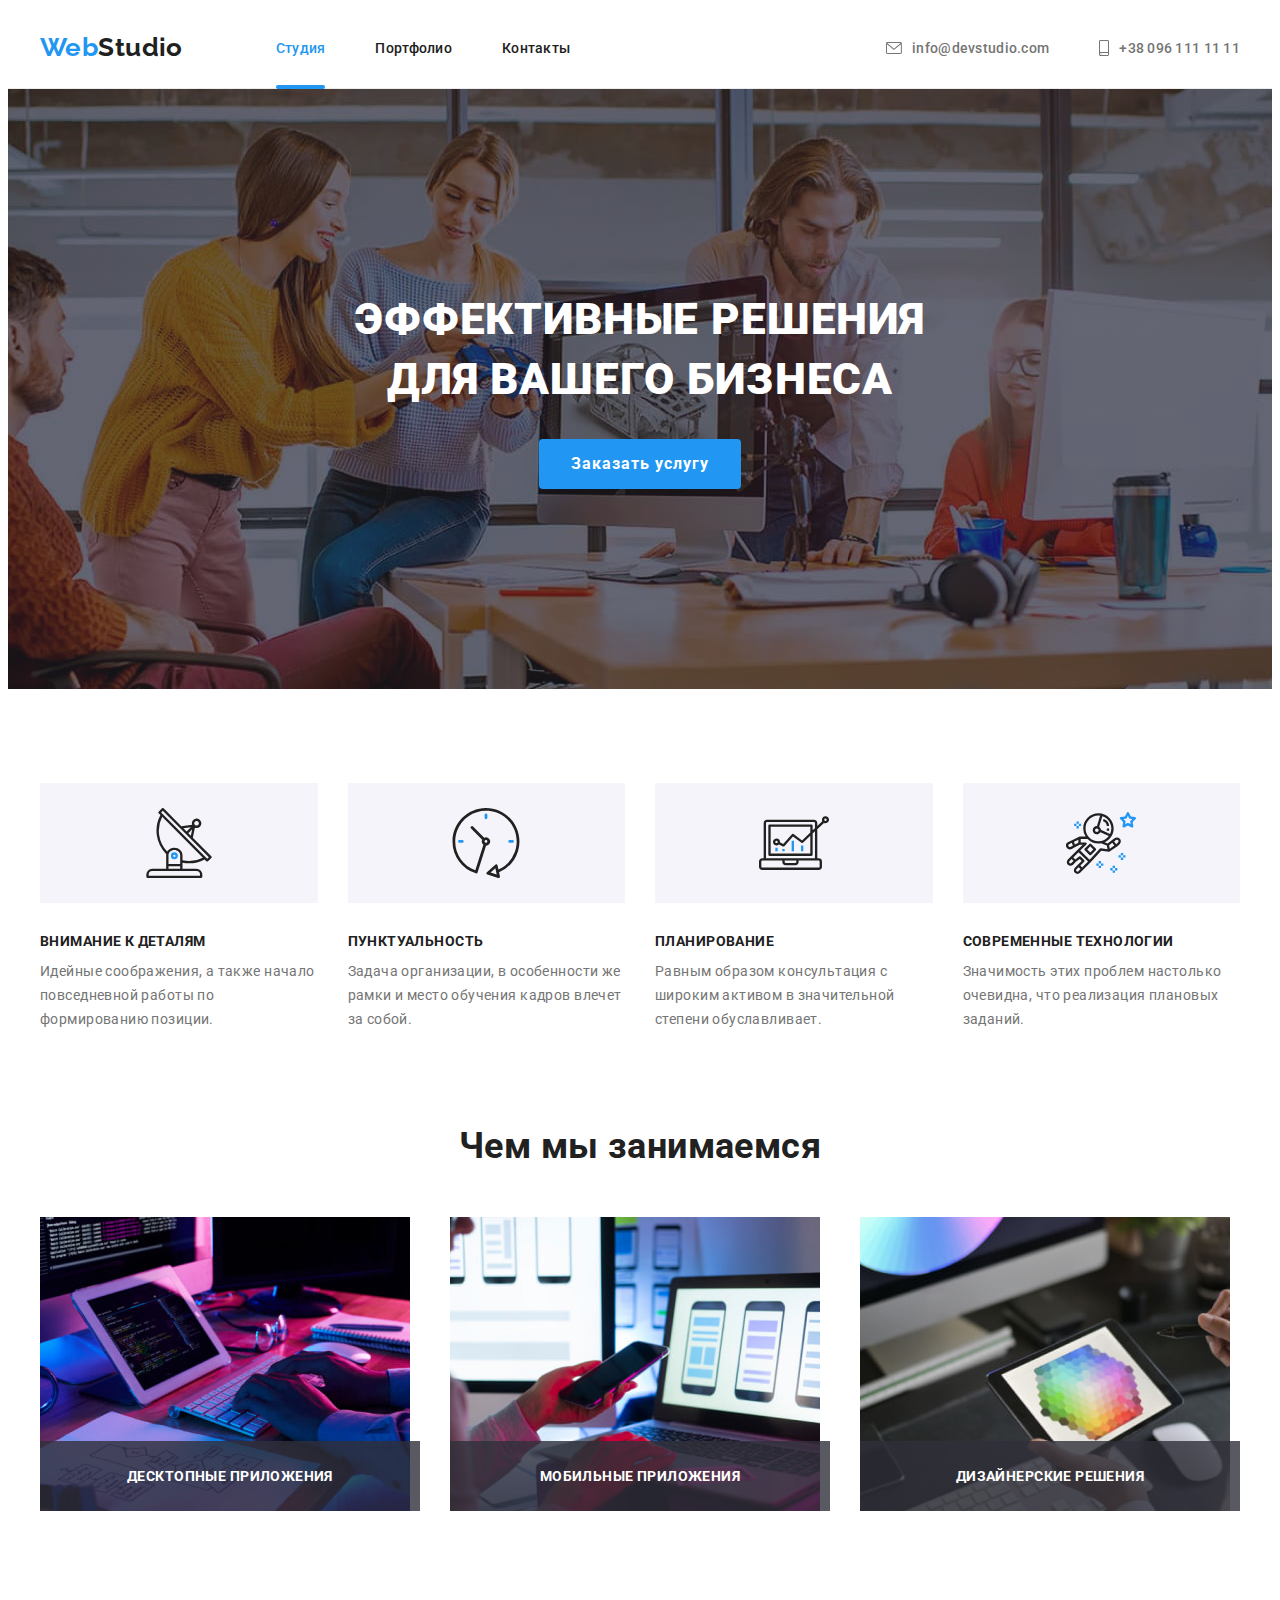
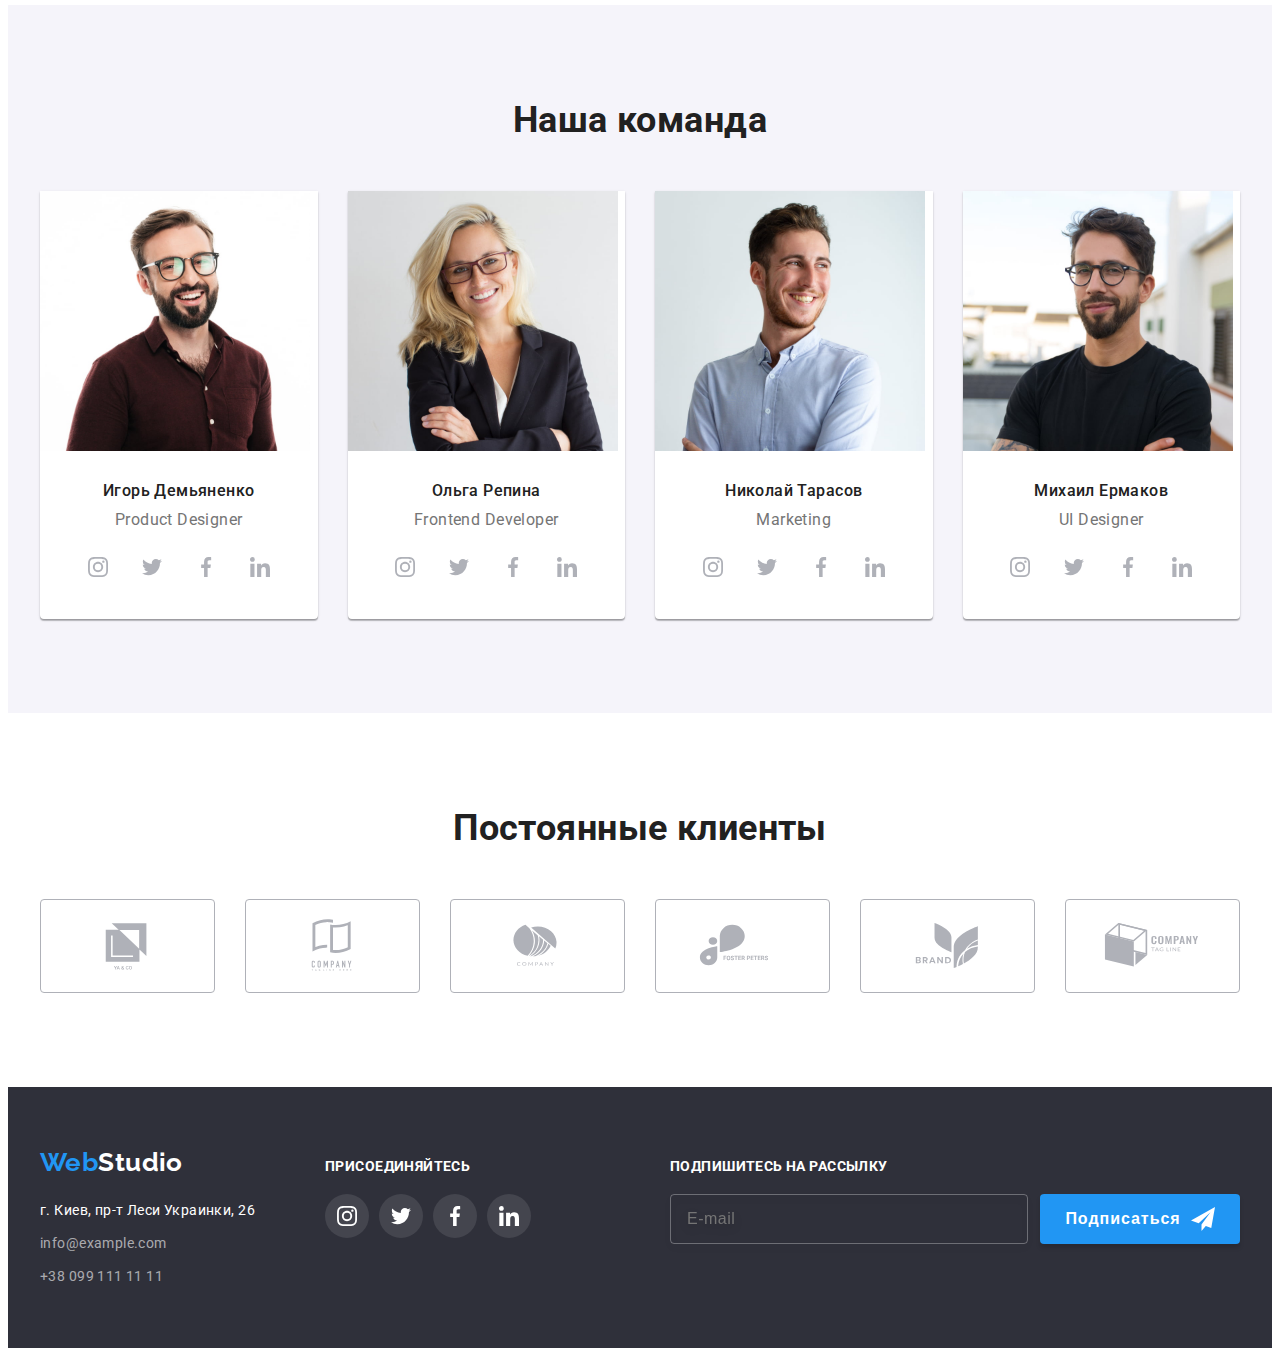
<file: index.html>
<!DOCTYPE html>
<html lang="ru">
  <head>
    <meta charset="UTF-8" />
    <meta http-equiv="X-UA-Compatible" content="IE=edge" />
    <meta name="viewport" content="width=device-width, initial-scale=1.0" />
    <title>Web Studio</title>
    <link rel="preconnect" href="https://fonts.googleapis.com" />
    <link rel="preconnect" href="https://fonts.gstatic.com" crossorigin />
    <link
      href="https://fonts.googleapis.com/css2?family=Raleway:wght@700&family=Roboto:wght@400;500;700;900&display=swap"
      rel="stylesheet"
    />
    <link
      rel="stylesheet"
      href="https://cdnjs.cloudflare.com/ajax/libs/modern-normalize/1.1.0/modern-normalize.min.css"
      integrity="sha512-wpPYUAdjBVSE4KJnH1VR1HeZfpl1ub8YT/NKx4PuQ5NmX2tKuGu6U/JRp5y+Y8XG2tV+wKQpNHVUX03MfMFn9Q=="
      crossorigin="anonymous"
      referrerpolicy="no-referrer"
    />
    <link rel="stylesheet" href="./css/styles.css" />
  </head>
  <body>
    <header class="header">
      <div class="container header-container">
        <nav class="nav">
          <a class="logo link header-logo" lang="en" href="./index.html"
            >Web<span class="header-logo-studio">Studio</span>
          </a>
          <ul class="list nav-list">
            <li class="nav-item">
              <a class="link header-link highlighted" href="./index.html"
                >Студия</a
              >
            </li>
            <li class="nav-item">
              <a class="link header-link" href="./portfolio.html">Портфолио</a>
            </li>
            <li class="nav-item">
              <a class="link header-link" href="">Контакты</a>
            </li>
          </ul>
        </nav>
        <div class="header-contact">
          <ul class="list contact-list">
            <li class="contact-item">
              <a
                class="header-link link"
                lang="en"
                href="mailto:info@devstudio.com"
              >
                <svg class="address-icon" width="16" height="12">
                  <use href="./images/icons.svg#icon-envelope"></use>
                </svg>
                info@devstudio.com</a
              >
            </li>
            <li class="contact-item">
              <a class="header-link link" href="tel:+380961111111"
                ><svg class="address-icon" width="10" height="16">
                  <use href="./images/icons.svg#icon-smartphone"></use></svg
                >+38 096 111 11 11</a
              >
            </li>
          </ul>
        </div>
      </div>
    </header>
    <main>
      <section class="hero">
        <div class="container hero-container">
          <h1 class="hero-title">Эффективные решения для вашего бизнеса</h1>
          <button class="hero-btn" data-modal-open type="button">
            Заказать услугу
          </button>
        </div>
      </section>
      <section class="advantage section">
        <div class="container">
          <h2 class="hidden">Наши преимущества</h2>
          <ul class="list advantage-list">
            <li class="advantage-item">
              <div class="icon-item">
                <svg class="advantage-icon" width="70" height="70">
                  <use href="./images/icons.svg#icon-antenna"></use>
                </svg>
              </div>
              <h3 class="advatage-title">Внимание к деталям</h3>
              <p class="advatage-after-title">
                Идейные соображения, а также начало повседневной работы по
                формированию позиции.
              </p>
            </li>
            <li class="advantage-item">
              <div class="icon-item">
                <svg class="advantage-icon" width="70" height="70">
                  <use href="./images/icons.svg#icon-clock"></use>
                </svg>
              </div>
              <h3 class="advatage-title">Пунктуальность</h3>
              <p class="advatage-after-title">
                Задача организации, в особенности же рамки и место обучения
                кадров влечет за собой.
              </p>
            </li>
            <li class="advantage-item">
              <div class="icon-item">
                <svg class="advantage-icon" width="70" height="70">
                  <use href="./images/icons.svg#icon-diagram"></use>
                </svg>
              </div>
              <h3 class="advatage-title">Планирование</h3>
              <p class="advatage-after-title">
                Равным образом консультация с широким активом в значительной
                степени обуславливает.
              </p>
            </li>
            <li class="advantage-item">
              <div class="icon-item">
                <svg class="advantage-icon" width="70" height="70">
                  <use href="./images/icons.svg#icon-astronaut"></use>
                </svg>
              </div>
              <h3 class="advatage-title">Современные технологии</h3>
              <p class="advatage-after-title">
                Значимость этих проблем настолько очевидна, что реализация
                плановых заданий.
              </p>
            </li>
          </ul>
        </div>
      </section>
      <section class="about section">
        <div class="container">
          <h2 class="section-title">Чем мы занимаемся</h2>
          <ul class="list about-list">
            <li class="about-item">
              <img
                src="./images/box-1.jpg"
                alt="Програмирование"
                width="370"
                height="294"
              />
              <p class="text-about">Десктопные приложения</p>
            </li>
            <li class="about-item">
              <img
                src="./images/box-2.jpg"
                alt="Дизайн проекта"
                width="370"
                height="294"
              />
              <p class="text-about">Мобильные приложения</p>
            </li>
            <li class="about-item">
              <img
                src="./images/box-3.jpg"
                alt="Выбор цветовой гаммы"
                width="370"
                height="294"
              />
              <p class="text-about">Дизайнерские решения</p>
            </li>
          </ul>
        </div>
      </section>
      <section class="team section">
        <div class="container">
          <h2 class="section-title">Наша команда</h2>
          <ul class="list team-list">
            <li class="team-item">
              <img
                src="./images/img-1.jpg"
                alt="Фото Игорь Демьяненко"
                width="270"
                height="260"
              />
              <h3 class="team-name">Игорь Демьяненко</h3>
              <p class="team-post" lang="en">Product Designer</p>
              <ul class="list social-list">
                <li class="social-item">
                  <a
                    class="social-link"
                    href=""
                    target="_blank"
                    rel="noopener noreferrer nofollow"
                    ><svg class="social-icon" width="20" height="20">
                      <use href="./images/icons.svg#icon-instagram"></use></svg
                  ></a>
                </li>
                <li class="social-item">
                  <a
                    class="social-link"
                    href=""
                    target="_blank"
                    rel="noopener noreferrer nofollow"
                    ><svg class="social-icon" width="20" height="20">
                      <use href="./images/icons.svg#icon-twitter"></use></svg
                  ></a>
                </li>
                <li class="social-item">
                  <a
                    class="social-link"
                    href=""
                    target="_blank"
                    rel="noopener noreferrer nofollow"
                    ><svg class="social-icon" width="20" height="20">
                      <use href="./images/icons.svg#icon-facebook"></use></svg
                  ></a>
                </li>
                <li class="social-item">
                  <a
                    class="social-link"
                    href=""
                    target="_blank"
                    rel="noopener noreferrer nofollow"
                    ><svg class="social-icon" width="20" height="20">
                      <use href="./images/icons.svg#icon-linkedin"></use></svg
                  ></a>
                </li>
              </ul>
            </li>
            <li class="team-item">
              <img
                src="./images/img-2.jpg"
                alt="Фото Ольга Репина"
                width="270"
                height="260"
              />
              <h3 class="team-name">Ольга Репина</h3>
              <p class="team-post" lang="en">Frontend Developer</p>
              <ul class="list social-list">
                <li class="social-item">
                  <a
                    class="social-link"
                    href=""
                    target="_blank"
                    rel="noopener noreferrer nofollow"
                    ><svg class="social-icon" width="20" height="20">
                      <use href="./images/icons.svg#icon-instagram"></use></svg
                  ></a>
                </li>
                <li class="social-item">
                  <a
                    class="social-link"
                    href=""
                    target="_blank"
                    rel="noopener noreferrer nofollow"
                    ><svg class="social-icon" width="20" height="20">
                      <use href="./images/icons.svg#icon-twitter"></use></svg
                  ></a>
                </li>
                <li class="social-item">
                  <a
                    class="social-link"
                    href=""
                    target="_blank"
                    rel="noopener noreferrer nofollow"
                    ><svg class="social-icon" width="20" height="20">
                      <use href="./images/icons.svg#icon-facebook"></use></svg
                  ></a>
                </li>
                <li class="social-item">
                  <a
                    class="social-link"
                    href=""
                    target="_blank"
                    rel="noopener noreferrer nofollow"
                    ><svg class="social-icon" width="20" height="20">
                      <use href="./images/icons.svg#icon-linkedin"></use></svg
                  ></a>
                </li>
              </ul>
            </li>
            <li class="team-item">
              <img
                src="./images/img-3.jpg"
                alt="Фото Николай Тарасов"
                width="270"
                height="260"
              />
              <h3 class="team-name">Николай Тарасов</h3>
              <p class="team-post" lang="en">Marketing</p>
              <ul class="list social-list">
                <li class="social-item">
                  <a
                    class="social-link"
                    href=""
                    target="_blank"
                    rel="noopener noreferrer nofollow"
                    ><svg class="social-icon" width="20" height="20">
                      <use href="./images/icons.svg#icon-instagram"></use></svg
                  ></a>
                </li>
                <li class="social-item">
                  <a
                    class="social-link"
                    href=""
                    target="_blank"
                    rel="noopener noreferrer nofollow"
                    ><svg class="social-icon" width="20" height="20">
                      <use href="./images/icons.svg#icon-twitter"></use></svg
                  ></a>
                </li>
                <li class="social-item">
                  <a
                    class="social-link"
                    href=""
                    target="_blank"
                    rel="noopener noreferrer nofollow"
                    ><svg class="social-icon" width="20" height="20">
                      <use href="./images/icons.svg#icon-facebook"></use></svg
                  ></a>
                </li>
                <li class="social-item">
                  <a
                    class="social-link"
                    href=""
                    target="_blank"
                    rel="noopener noreferrer nofollow"
                    ><svg class="social-icon" width="20" height="20">
                      <use href="./images/icons.svg#icon-linkedin"></use></svg
                  ></a>
                </li>
              </ul>
            </li>
            <li class="team-item">
              <img
                src="./images/img-4.jpg"
                alt="Фото Михаил Ермаков"
                width="270"
                height="260"
              />
              <h3 class="team-name">Михаил Ермаков</h3>
              <p class="team-post" lang="en">UI Designer</p>
              <ul class="list social-list">
                <li class="social-item">
                  <a
                    class="social-link"
                    href=""
                    target="_blank"
                    rel="noopener noreferrer nofollow"
                    ><svg class="social-icon" width="20" height="20">
                      <use href="./images/icons.svg#icon-instagram"></use></svg
                  ></a>
                </li>
                <li class="social-item">
                  <a
                    class="social-link"
                    href=""
                    target="_blank"
                    rel="noopener noreferrer nofollow"
                    ><svg class="social-icon" width="20" height="20">
                      <use href="./images/icons.svg#icon-twitter"></use></svg
                  ></a>
                </li>
                <li class="social-item">
                  <a
                    class="social-link"
                    href=""
                    target="_blank"
                    rel="noopener noreferrer nofollow"
                    ><svg class="social-icon" width="20" height="20">
                      <use href="./images/icons.svg#icon-facebook"></use></svg
                  ></a>
                </li>
                <li class="social-item">
                  <a
                    class="social-link"
                    href=""
                    target="_blank"
                    rel="noopener noreferrer nofollow"
                    ><svg class="social-icon" width="20" height="20">
                      <use href="./images/icons.svg#icon-linkedin"></use></svg
                  ></a>
                </li>
              </ul>
            </li>
          </ul>
        </div>
      </section>
      <section class="clients section">
        <div class="container">
          <h2 class="section-title">Постоянные клиенты</h2>
          <ul class="list clients-list">
            <li class="clients-item">
              <a
                class="clients-link"
                href=""
                target="_blank"
                rel="noopener noreferrer nofollow"
                ><svg class="clients-icon" width="106" height="60">
                  <use href="./images/icons.svg#icon-logo-1"></use></svg
              ></a>
            </li>
            <li class="clients-item">
              <a
                class="clients-link"
                href=""
                target="_blank"
                rel="noopener noreferrer nofollow"
                ><svg class="clients-icon" width="106" height="60">
                  <use href="./images/icons.svg#icon-logo-2"></use></svg
              ></a>
            </li>
            <li class="clients-item">
              <a
                class="clients-link"
                href=""
                target="_blank"
                rel="noopener noreferrer nofollow"
                ><svg class="clients-icon" width="106" height="60">
                  <use href="./images/icons.svg#icon-logo-3"></use></svg
              ></a>
            </li>
            <li class="clients-item">
              <a
                class="clients-link"
                href=""
                target="_blank"
                rel="noopener noreferrer nofollow"
                ><svg class="clients-icon" width="106" height="60">
                  <use href="./images/icons.svg#icon-logo-4"></use></svg
              ></a>
            </li>
            <li class="clients-item">
              <a
                class="clients-link"
                href=""
                target="_blank"
                rel="noopener noreferrer nofollow"
                ><svg class="clients-icon" width="106" height="60">
                  <use href="./images/icons.svg#icon-logo-5"></use></svg
              ></a>
            </li>
            <li class="clients-item">
              <a
                class="clients-link"
                href=""
                target="_blank"
                rel="noopener noreferrer nofollow"
                ><svg class="clients-icon" width="106" height="60">
                  <use href="./images/icons.svg#icon-logo-6"></use></svg
              ></a>
            </li>
          </ul>
        </div>
      </section>
    </main>
    <footer class="footer">
      <div class="container">
        <ul class="list footer-list">
          <li class="footer-item">
            <a class="logo link footer-logo-link" lang="en" href="./index.html"
              >Web<span class="footer-logo">Studio</span>
            </a>
            <address class="address">
              <ul class="list">
                <li class="address-item">
                  <a
                    class="link address-link footer-link"
                    href="https://goo.gl/maps/EqLQEGzMM47ydBD1A"
                    target="_blank"
                    rel="noopener noreferrer nofollow"
                    >г. Киев, пр-т Леси Украинки, 26</a
                  >
                </li>
                <li class="address-item">
                  <a
                    class="link footer-link"
                    lang="en"
                    href="mailto:info@example.com"
                  >
                    info@example.com</a
                  >
                </li>
                <li class="address-item">
                  <a class="link footer-link" href="tel:+380991111111"
                    >+38 099 111 11 11</a
                  >
                </li>
              </ul>
            </address>
          </li>
          <li class="footer-item">
            <h2 class="footer-title">присоединяйтесь</h2>
            <ul class="list social-list">
              <li class="social-item">
                <a
                  class="social-link"
                  href=""
                  target="_blank"
                  rel="noopener noreferrer nofollow"
                  ><svg class="footer-social-icon" width="20" height="20">
                    <use href="./images/icons.svg#icon-instagram"></use></svg
                ></a>
              </li>
              <li class="social-item">
                <a
                  class="social-link"
                  href=""
                  target="_blank"
                  rel="noopener noreferrer nofollow"
                  ><svg class="footer-social-icon" width="20" height="20">
                    <use href="./images/icons.svg#icon-twitter"></use></svg
                ></a>
              </li>
              <li class="social-item">
                <a
                  class="social-link"
                  href=""
                  target="_blank"
                  rel="noopener noreferrer nofollow"
                  ><svg class="footer-social-icon" width="20" height="20">
                    <use href="./images/icons.svg#icon-facebook"></use></svg
                ></a>
              </li>
              <li class="social-item">
                <a
                  class="social-link"
                  href=""
                  target="_blank"
                  rel="noopener noreferrer nofollow"
                  ><svg class="footer-social-icon" width="20" height="20">
                    <use href="./images/icons.svg#icon-linkedin"></use></svg
                ></a>
              </li>
            </ul>
          </li>
          <li class="footer-item">
            <h2 class="footer-title">Подпишитесь на рассылку</h2>
            <form class="footer-email">
              <input
                type="email"
                placeholder="E-mail"
                name="email"
                class="input-email"
              />
              <button type="submit" class="btn-footer">
                Подписаться<svg class="footer-icon" width="24" height="24">
                  <use href="./images/icons.svg#icon-send"></use>
                </svg>
              </button>
            </form>
          </li>
        </ul>
      </div>
    </footer>
    <div class="backdrop is-hidden" data-modal>
      <div class="modal">
        <h2 class="modal-title">Оставьте свои данные, мы вам перезвоним</h2>
        <form class="modal-form">
          <label for="name" class="modal-label">Имя</label>
          <div class="input-wrap">
            <input
              type="text"
              name="name"
              id="name"
              class="modal-item modal-input"
            />
            <svg class="input-icon" width="18" height="18">
              <use href="./images/icons.svg#icon-person"></use>
            </svg>
          </div>
          <label for="tel" class="modal-label">Телефон</label>
          <div class="input-wrap">
            <input
              type="tel"
              name="tel"
              id="tel"
              class="modal-item modal-input"
            />
            <svg class="input-icon" width="18" height="18">
              <use href="./images/icons.svg#icon-phone"></use>
            </svg>
          </div>
          <label for="email" class="modal-label">Почта</label>
          <div class="input-wrap">
            <input
              type="email"
              name="email"
              id="email"
              class="modal-item modal-input"
            />
            <svg class="input-icon" width="18" height="18">
              <use href="./images/icons.svg#icon-email"></use>
            </svg>
          </div>
          <label for="feedback" class="modal-label">Коментарий</label>
          <textarea
            name="feedback"
            id="feedback"
            cols="30"
            rows="10"
            class="modal-text modal-item"
            placeholder="Введите текст"
          ></textarea>
          <div class="checkbox-container">
            <input
              type="checkbox"
              name="policy"
              id="policy"
              class="checkbox hidden"
            />
            <label for="policy" class="checkbox-text"
              >Соглашаюсь с рассылкой и принимаю
              <a class="link-policy" href="">Условия договора</a></label
            >
          </div>
          <div class="center-btn">
            <button class="hero-btn" type="submit">Отправить</button>
          </div>
        </form>
        <button class="modal-btn" data-modal-close type="button">
          <svg class="modal-icon" width="18" height="18">
            <use href="./images/icons.svg#icon-close"></use>
          </svg>
        </button>
      </div>
    </div>
    <script src="./js/modal.js"></script>
  </body>
</html>
</file>
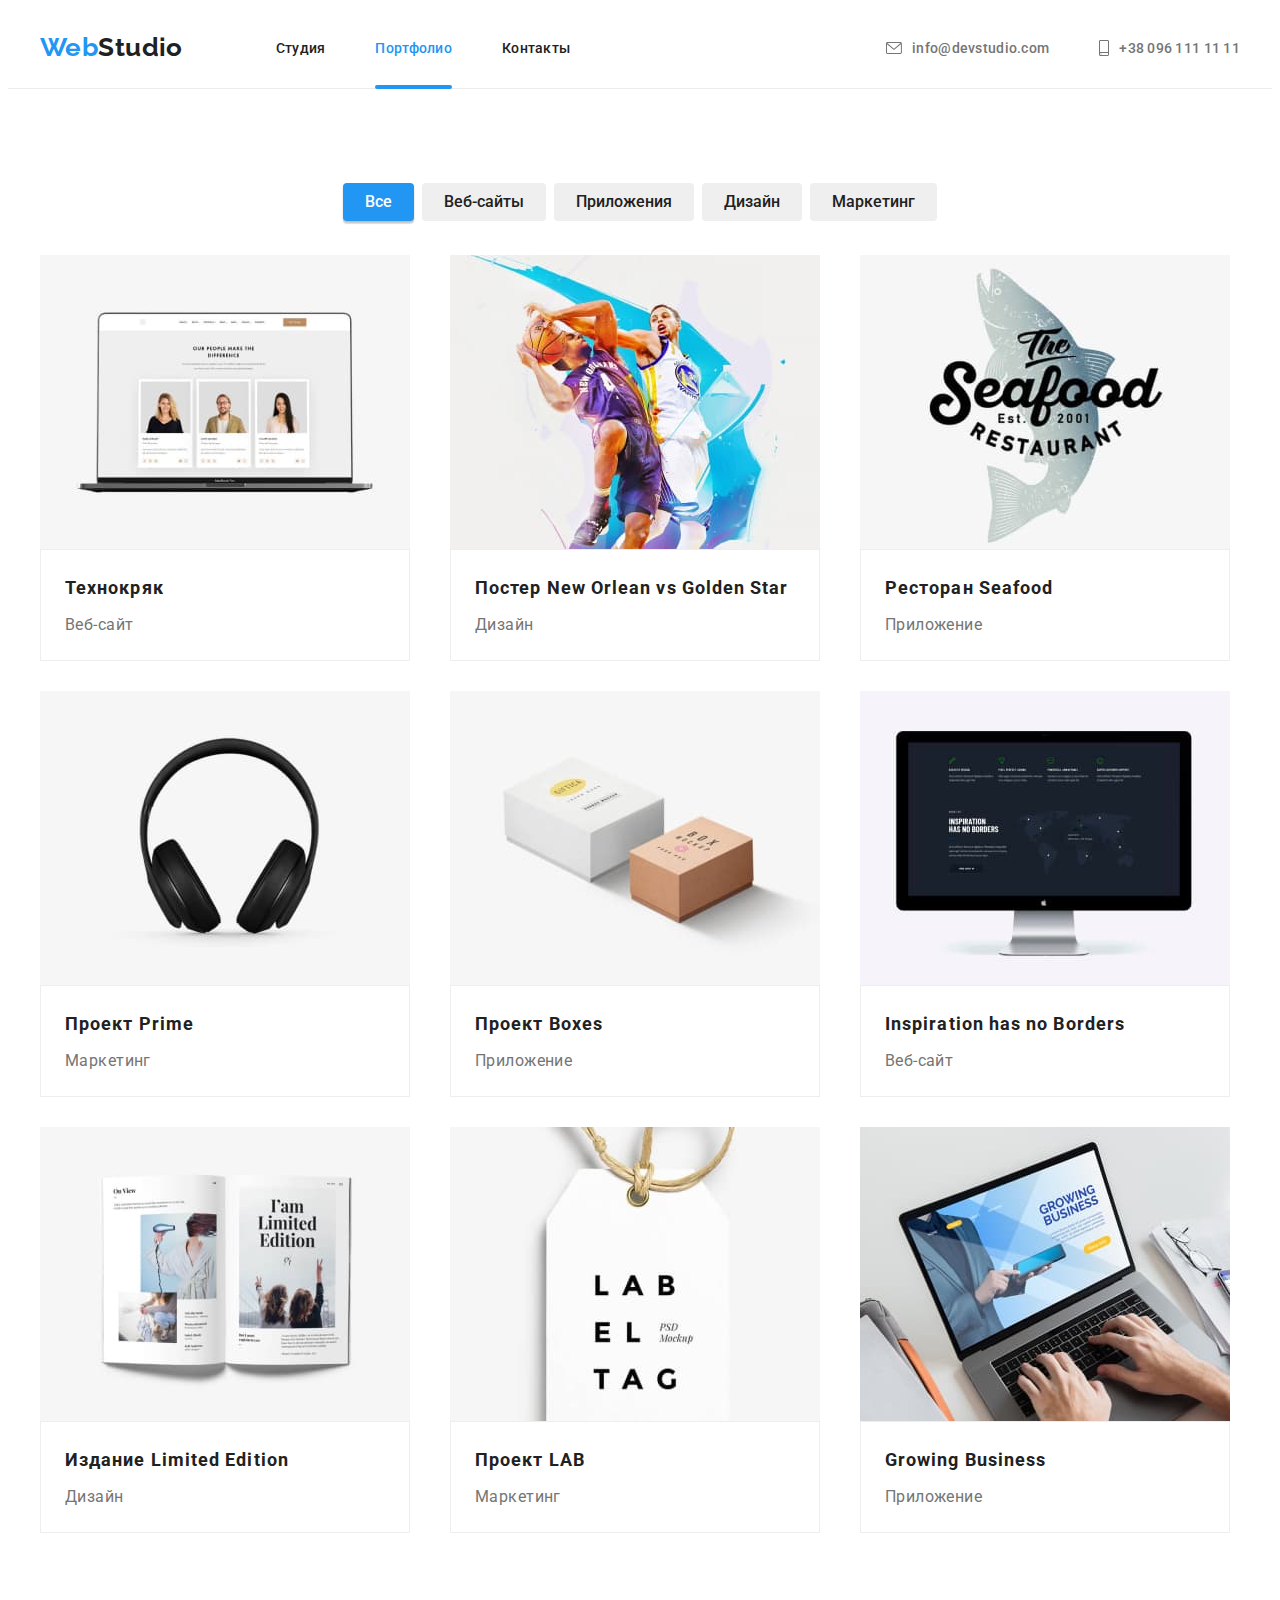
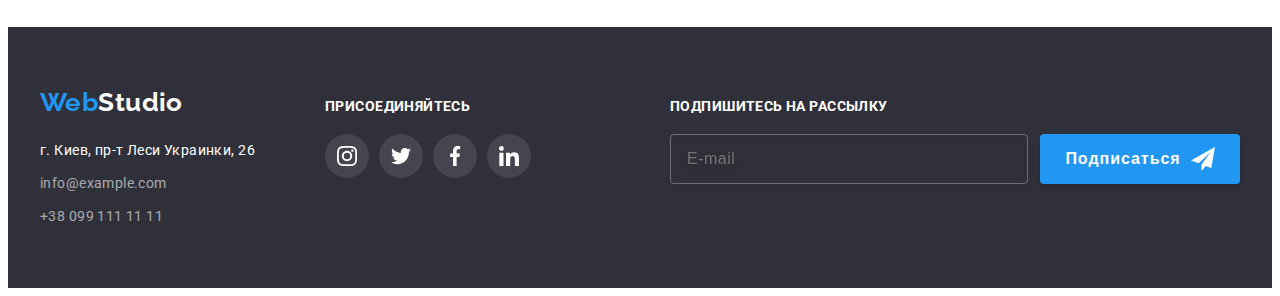
<file: portfolio.html>
<!DOCTYPE html>
<html lang="en">
  <head>
    <meta charset="UTF-8" />
    <meta http-equiv="X-UA-Compatible" content="IE=edge" />
    <meta name="viewport" content="width=device-width, initial-scale=1.0" />
    <title>Web Studio</title>
    <link rel="preconnect" href="https://fonts.googleapis.com" />
    <link rel="preconnect" href="https://fonts.gstatic.com" crossorigin />
    <link
      href="https://fonts.googleapis.com/css2?family=Raleway:wght@700&family=Roboto:wght@400;500;700;900&display=swap"
      rel="stylesheet"
    />
    <link
      rel="stylesheet"
      href="https://cdnjs.cloudflare.com/ajax/libs/modern-normalize/1.1.0/modern-normalize.min.css"
      integrity="sha512-wpPYUAdjBVSE4KJnH1VR1HeZfpl1ub8YT/NKx4PuQ5NmX2tKuGu6U/JRp5y+Y8XG2tV+wKQpNHVUX03MfMFn9Q=="
      crossorigin="anonymous"
      referrerpolicy="no-referrer"
    />
    <link rel="stylesheet" href="./css/styles.css" />
  </head>
  <body>
    <header class="header">
      <div class="container header-container">
        <nav class="nav">
          <a class="logo link header-logo" lang="en" href="./index.html"
            >Web<span class="header-logo-studio">Studio</span>
          </a>
          <ul class="list nav-list">
            <li class="nav-item">
              <a class="link header-link" href="./index.html">Студия</a>
            </li>
            <li class="nav-item">
              <a class="link header-link highlighted" href="./portfolio.html"
                >Портфолио</a
              >
            </li>
            <li class="nav-item">
              <a class="link header-link" href="">Контакты</a>
            </li>
          </ul>
        </nav>
        <div class="header-contact">
          <ul class="list contact-list">
            <li class="contact-item">
              <a
                class="header-link link"
                lang="en"
                href="mailto:info@devstudio.com"
              >
                <svg class="address-icon" width="16" height="12">
                  <use href="./images/icons.svg#icon-envelope"></use>
                </svg>
                info@devstudio.com</a
              >
            </li>
            <li class="contact-item">
              <a class="header-link link" href="tel:+380961111111"
                ><svg class="address-icon" width="10" height="16">
                  <use href="./images/icons.svg#icon-smartphone"></use></svg
                >+38 096 111 11 11</a
              >
            </li>
          </ul>
        </div>
      </div>
    </header>
    <main>
      <section class="portfolio section">
        <h1 class="hidden">Наши работы</h1>
        <div class="container">
          <ul class="list portfolio-filter-list">
            <li class="portfolio-item">
              <button class="portfolio-btn portfolio-highlighted" type="button">
                Все
              </button>
            </li>
            <li class="portfolio-item">
              <button class="portfolio-btn" type="button">Веб-сайты</button>
            </li>
            <li class="portfolio-item">
              <button class="portfolio-btn" type="button">Приложения</button>
            </li>
            <li class="portfolio-item">
              <button class="portfolio-btn" type="button">Дизайн</button>
            </li>
            <li class="portfolio-item">
              <button class="portfolio-btn" type="button">Маркетинг</button>
            </li>
          </ul>
          <ul class="list portfolio-list">
            <li class="portfolio-item-example">
              <a
                class="link portfolio-link-example"
                href=""
                target="_blank"
                rel="noopener noreferrer nofollow"
              >
                <div class="img-div">
                  <img
                    src="./images/portfolio-1.jpg"
                    alt="Ноутбук"
                    width="370"
                    height="294"
                  />
                  <p class="img-text">
                    Технокряк это современная площадка распространения
                    коронавируса. Компании используют эту платформу для
                    цифрового шпионажа и атак на защищённые сервера конкурентов.
                  </p>
                </div>

                <div class="portfolio-caption">
                  <h2 class="portfolio-title">Технокряк</h2>
                  <p class="portfolio-after-title">Веб-сайт</p>
                </div></a
              >
            </li>
            <li class="portfolio-item-example">
              <a
                class="link portfolio-link-example"
                href=""
                target="_blank"
                rel="noopener noreferrer nofollow"
              >
                <div class="img-div">
                  <img
                    src="./images/portfolio-2.jpg"
                    alt="Ноутбук"
                    width="370"
                    height="294"
                  />
                  <p class="img-text">
                    Технокряк это современная площадка распространения
                    коронавируса. Компании используют эту платформу для
                    цифрового шпионажа и атак на защищённые сервера конкурентов.
                  </p>
                </div>
                <div class="portfolio-caption">
                  <h2 class="portfolio-title">
                    Постер <span lang="en">New Orlean vs Golden Star</span>
                  </h2>
                  <p class="portfolio-after-title">Дизайн</p>
                </div></a
              >
            </li>
            <li class="portfolio-item-example">
              <a
                class="link portfolio-link-example"
                href=""
                target="_blank"
                rel="noopener noreferrer nofollow"
              >
                <div class="img-div">
                  <img
                    src="./images/portfolio-3.jpg"
                    alt="Ноутбук"
                    width="370"
                    height="294"
                  />
                  <p class="img-text">
                    Технокряк это современная площадка распространения
                    коронавируса. Компании используют эту платформу для
                    цифрового шпионажа и атак на защищённые сервера конкурентов.
                  </p>
                </div>
                <div class="portfolio-caption">
                  <h2 class="portfolio-title">
                    Ресторан <span lang="en">Seafood</span>
                  </h2>
                  <p class="portfolio-after-title">Приложение</p>
                </div></a
              >
            </li>
            <li class="portfolio-item-example">
              <a
                class="link portfolio-link-example"
                href=""
                target="_blank"
                rel="noopener noreferrer nofollow"
              >
                <div class="img-div">
                  <img
                    src="./images/portfolio-4.jpg"
                    alt="Ноутбук"
                    width="370"
                    height="294"
                  />
                  <p class="img-text">
                    Технокряк это современная площадка распространения
                    коронавируса. Компании используют эту платформу для
                    цифрового шпионажа и атак на защищённые сервера конкурентов.
                  </p>
                </div>
                <div class="portfolio-caption">
                  <h2 class="portfolio-title">
                    Проект <span lang="en">Prime</span>
                  </h2>
                  <p class="portfolio-after-title">Маркетинг</p>
                </div></a
              >
            </li>
            <li class="portfolio-item-example">
              <a
                class="link portfolio-link-example"
                href=""
                target="_blank"
                rel="noopener noreferrer nofollow"
              >
                <div class="img-div">
                  <img
                    src="./images/portfolio-5.jpg"
                    alt="Ноутбук"
                    width="370"
                    height="294"
                  />
                  <p class="img-text">
                    Технокряк это современная площадка распространения
                    коронавируса. Компании используют эту платформу для
                    цифрового шпионажа и атак на защищённые сервера конкурентов.
                  </p>
                </div>
                <div class="portfolio-caption">
                  <h2 class="portfolio-title">
                    Проект <span lang="en">Boxes</span>
                  </h2>
                  <p class="portfolio-after-title">Приложение</p>
                </div></a
              >
            </li>
            <li class="portfolio-item-example">
              <a
                class="link portfolio-link-example"
                href=""
                target="_blank"
                rel="noopener noreferrer nofollow"
              >
                <div class="img-div">
                  <img
                    src="./images/portfolio-6.jpg"
                    alt="Ноутбук"
                    width="370"
                    height="294"
                  />
                  <p class="img-text">
                    Технокряк это современная площадка распространения
                    коронавируса. Компании используют эту платформу для
                    цифрового шпионажа и атак на защищённые сервера конкурентов.
                  </p>
                </div>
                <div class="portfolio-caption">
                  <h2 class="portfolio-title" lang="en">
                    Inspiration has no Borders
                  </h2>
                  <p class="portfolio-after-title">Веб-сайт</p>
                </div></a
              >
            </li>
            <li class="portfolio-item-example">
              <a
                class="link portfolio-link-example"
                href=""
                target="_blank"
                rel="noopener noreferrer nofollow"
              >
                <div class="img-div">
                  <img
                    src="./images/portfolio-7.jpg"
                    alt="Ноутбук"
                    width="370"
                    height="294"
                  />
                  <p class="img-text">
                    Технокряк это современная площадка распространения
                    коронавируса. Компании используют эту платформу для
                    цифрового шпионажа и атак на защищённые сервера конкурентов.
                  </p>
                </div>
                <div class="portfolio-caption">
                  <h2 class="portfolio-title">
                    Издание <span lang="en">Limited Edition</span>
                  </h2>
                  <p class="portfolio-after-title">Дизайн</p>
                </div></a
              >
            </li>
            <li class="portfolio-item-example">
              <a
                class="link portfolio-link-example"
                href=""
                target="_blank"
                rel="noopener noreferrer nofollow"
              >
                <div class="img-div">
                  <img
                    src="./images/portfolio-8.jpg"
                    alt="Ноутбук"
                    width="370"
                    height="294"
                  />
                  <p class="img-text">
                    Технокряк это современная площадка распространения
                    коронавируса. Компании используют эту платформу для
                    цифрового шпионажа и атак на защищённые сервера конкурентов.
                  </p>
                </div>
                <div class="portfolio-caption">
                  <h2 class="portfolio-title">
                    Проект <span lang="en">LAB</span>
                  </h2>
                  <p class="portfolio-after-title">Маркетинг</p>
                </div></a
              >
            </li>
            <li class="portfolio-item-example">
              <a
                class="link portfolio-link-example"
                href=""
                target="_blank"
                rel="noopener noreferrer nofollow"
              >
                <div class="img-div">
                  <img
                    src="./images/portfolio-9.jpg"
                    alt="Ноутбук"
                    width="370"
                    height="294"
                  />
                  <p class="img-text">
                    Технокряк это современная площадка распространения
                    коронавируса. Компании используют эту платформу для
                    цифрового шпионажа и атак на защищённые сервера конкурентов.
                  </p>
                </div>
                <div class="portfolio-caption">
                  <h2 class="portfolio-title" lang="en">Growing Business</h2>
                  <p class="portfolio-after-title">Приложение</p>
                </div></a
              >
            </li>
          </ul>
        </div>
      </section>
    </main>
    <footer class="footer">
      <div class="container">
        <ul class="list footer-list">
          <li class="footer-item">
            <a class="logo link footer-logo-link" lang="en" href="./index.html"
              >Web<span class="footer-logo">Studio</span>
            </a>
            <address class="address">
              <ul class="list">
                <li class="address-item">
                  <a
                    class="link address-link footer-link"
                    href="https://goo.gl/maps/EqLQEGzMM47ydBD1A"
                    target="_blank"
                    rel="noopener noreferrer nofollow"
                    >г. Киев, пр-т Леси Украинки, 26</a
                  >
                </li>
                <li class="address-item">
                  <a
                    class="link footer-link"
                    lang="en"
                    href="mailto:info@example.com"
                  >
                    info@example.com</a
                  >
                </li>
                <li class="address-item">
                  <a class="link footer-link" href="tel:+380991111111"
                    >+38 099 111 11 11</a
                  >
                </li>
              </ul>
            </address>
          </li>
          <li class="footer-item">
            <h2 class="footer-title">присоединяйтесь</h2>
            <ul class="list social-list">
              <li class="social-item">
                <a
                  class="social-link"
                  href=""
                  target="_blank"
                  rel="noopener noreferrer nofollow"
                  ><svg class="footer-social-icon" width="20" height="20">
                    <use href="./images/icons.svg#icon-instagram"></use></svg
                ></a>
              </li>
              <li class="social-item">
                <a
                  class="social-link"
                  href=""
                  target="_blank"
                  rel="noopener noreferrer nofollow"
                  ><svg class="footer-social-icon" width="20" height="20">
                    <use href="./images/icons.svg#icon-twitter"></use></svg
                ></a>
              </li>
              <li class="social-item">
                <a
                  class="social-link"
                  href=""
                  target="_blank"
                  rel="noopener noreferrer nofollow"
                  ><svg class="footer-social-icon" width="20" height="20">
                    <use href="./images/icons.svg#icon-facebook"></use></svg
                ></a>
              </li>
              <li class="social-item">
                <a
                  class="social-link"
                  href=""
                  target="_blank"
                  rel="noopener noreferrer nofollow"
                  ><svg class="footer-social-icon" width="20" height="20">
                    <use href="./images/icons.svg#icon-linkedin"></use></svg
                ></a>
              </li>
            </ul>
          </li>
          <li class="footer-item">
            <h2 class="footer-title">Подпишитесь на рассылку</h2>
            <form class="footer-email">
              <input
                type="email"
                placeholder="E-mail"
                name="email"
                class="input-email"
              />
              <button type="submit" class="btn-footer">
                Подписаться<svg class="footer-icon" width="24" height="24">
                  <use href="./images/icons.svg#icon-send"></use>
                </svg>
              </button>
            </form>
          </li>
        </ul>
      </div>
    </footer>
  </body>
</html>
</file>
<file: css/styles.css>
h1,
h2,
h3,
h4,
h5,
h6,
p {
  margin: 0;
}
ul {
  margin: 0;
  padding-left: 0;
}
button {
  cursor: pointer;
}
img {
  display: block;
}
:root {
  --main-color: #757575;
  --accent-color: #2196f3;
  --first-title-color: #212121;
  --second-title-color: #ffffff;
  --link-color: #212121;
  --btn-color: #ffffff;
  --second-btn-color: #212121;
  --background-color-card: #ffffff;
  --background-color-footer: #2f303a;
  --background-color-advatage: #f5f4fa;
  --clients-color: #afb1b8;
  --transition: 250ms cubic-bezier(0.4, 0, 0.2, 1);
}
body {
  font-size: 14px;
  font-family: "Roboto", sans-serif;
  color: var(--main-color);
  background-color: #ffffff;
  letter-spacing: 0.03em;
}
.list {
  list-style: none;
}
.link {
  text-decoration: none;
  color: inherit;
}
.hidden {
  position: absolute;
  white-space: nowrap;
  width: 1px;
  height: 1px;
  overflow: hidden;
  border: 0;
  padding: 0;
  clip: rect(0 0 0 0);
  clip-path: inset(50%);
  margin: -1px;
}
.container {
  width: 1200px;
  padding-left: 15px;
  padding-right: 15px;
  margin: 0 auto;
  /* outline: 2px solid red; */
}
/* ----------index.html----------- */
/* -----------header--------------- */
.header {
  border-bottom: 1px solid #ececec;
}
.header-container {
  display: flex;
  align-items: center;
}
.logo {
  font-family: "Raleway";
  font-weight: 700;
  font-size: 26px;
  line-height: 1.2;
  color: var(--accent-color);
}
.header-logo {
  display: flex;
  align-items: center;
  margin-right: 93px;
}
.header-logo-studio {
  color: var(--link-color);
}
.nav {
  display: flex;
}
.nav-list {
  color: var(--link-color);
  display: flex;
  align-items: center;
}
.nav-item:not(:last-child) {
  margin-right: 50px;
}
.contact-list {
  display: flex;
}
.header-contact {
  margin-left: auto;
}
.address-icon {
  margin-right: 10px;
  fill: currentColor;
}
.contact-item:not(:last-child) {
  margin-right: 50px;
}
.header-link {
  display: flex;
  align-items: center;
  font-weight: 500;
  font-size: 14px;
  line-height: calc(16 / 14);
  letter-spacing: 0.02em;
  padding: 32px 0;
  transition: color var(--transition);
}

.header-link:hover,
.header-link:focus,
.highlighted {
  color: var(--accent-color);
  outline: none;
}
.highlighted {
  position: relative;
}
.highlighted::before {
  content: "";
  height: 4px;
  width: 100%;
  background-color: var(--accent-color);
  border-radius: 2px;
  position: absolute;
  left: 0px;
  bottom: -1px;
}
/*--------------- hero------------- */
.hero {
  text-align: center;
  background-image: linear-gradient(
      to top,
      rgba(47, 48, 58, 0.4),
      rgba(47, 48, 58, 0.4)
    ),
    url(../images/img-hero.jpg);
  background-repeat: no-repeat;
  background-size: cover, auto;
  background-position: center;
  letter-spacing: 0.06em;
  padding-top: 200px;
  padding-bottom: 200px;
  position: relative;
}
.hero-title {
  font-weight: 900;
  font-size: 44px;
  line-height: calc(60 / 44);
  text-transform: uppercase;
  color: var(--second-title-color);
  margin-left: auto;
  margin-right: auto;
  margin-bottom: 30px;
  max-width: 670px;
}
.hero-btn {
  font-family: inherit;
  font-weight: 700;
  font-size: 16px;
  line-height: calc(30 / 16);
  letter-spacing: 0.06em;
  color: var(--btn-color);
  background-color: var(--accent-color);
  cursor: pointer;
  border-radius: 4px;
  padding: 10px 32px;
  border: 0;
  transition: backgroun-color var(--transition);
}
.hero-btn:focus,
.hero-btn:hover {
  background-color: #188ce8;
  outline: none;
}
.section {
  padding-top: 94px;
  padding-bottom: 94px;
}
/* -----------advantage---------- */
.advantage {
  padding-bottom: 0;
}
.advatage-title {
  font-size: 14px;
  line-height: calc(16 / 14);
  letter-spacing: 0.03em;
  text-transform: uppercase;
  color: var(--first-title-color);
  margin-bottom: 10px;
}
.advatage-after-title {
  line-height: calc(24 / 14);
}
.advantage-list {
  display: flex;
  flex-wrap: wrap;
  margin-left: -30px;
  margin-top: -30px;
}
.advantage-item {
  flex-basis: calc(100% / 4 - 30px);
  margin-left: 30px;
  margin-top: 30px;
}
.icon-item {
  display: flex;
  justify-content: center;
  align-items: center;
  min-height: 120px;
  background-color: var(--background-color-advatage);
  margin-bottom: 30px;
}
/* --------------about--------- */
.section-title {
  font-size: 36px;
  line-height: calc(42 / 36);
  text-align: center;
  color: var(--first-title-color);
  margin-bottom: 50px;
}
.about-list {
  display: flex;
  flex-wrap: wrap;
  margin-left: -30px;
  margin-top: -30px;
}
.about-item {
  flex-basis: calc(100% / 3 - 30px);
  margin-left: 30px;
  margin-top: 30px;
  position: relative;
}
.text-about {
  position: absolute;
  bottom: 0;
  padding-top: 27px;
  padding-bottom: 27px;
  background-color: rgba(47, 48, 58, 0.8);
  width: 100%;
  font-weight: 700;
  font-size: 14px;
  line-height: calc(16 / 14);
  text-align: center;
  letter-spacing: 0.03em;
  text-transform: uppercase;
  color: var(--second-title-color);
}
/* ----------team------------- */
.team {
  background-color: #f5f4fa;
}
.team-post,
.team-name {
  font-size: 16px;
  line-height: calc(19 / 16);
}
.team-post {
  margin-bottom: 16px;
}
.team-name {
  font-weight: 500;
  color: var(--first-title-color);
  margin-top: 30px;
  margin-bottom: 10px;
}
.team-list {
  display: flex;
  text-align: center;
  flex-wrap: wrap;
  margin-left: -30px;
}
.team-item {
  flex-basis: calc(100% / 4 - 30px);
  margin-left: 30px;
  padding-bottom: 30px;
  box-shadow: 0px 1px 3px rgba(0, 0, 0, 0.12), 0px 1px 1px rgba(0, 0, 0, 0.14),
    0px 2px 1px rgba(0, 0, 0, 0.2);
  border-radius: 0px 0px 4px 4px;
  background: var(--background-color-card);
}
.team-item-text {
  margin-left: auto;
  margin-right: auto;
}
.social-list {
  display: flex;
  justify-content: center;
  align-items: center;
}
.social-link {
  width: 44px;
  height: 44px;
  display: flex;
  justify-content: center;
  align-items: center;
  border-radius: 50%;
  color: #afb1b8;
  transition: color var(--transition), background-color var(--transition);
}
.social-item:not(:last-child) {
  margin-right: 10px;
}
.social-icon {
  fill: currentColor;
}
/* ------------clients------------- */
.clients-list {
  display: flex;
  flex-wrap: wrap;
  margin-left: -30px;
  margin-top: -30px;
}
.clients-item {
  flex-basis: calc(100% / 6 - 30px);
  margin-left: 30px;
  margin-top: 30px;
}
.clients-link {
  display: flex;
  justify-content: center;
  align-items: center;
  border: 1px solid var(--clients-color);
  height: 92px;
  border-radius: 4px;
  color: var(--clients-color);
  transition: color var(--transition), border var(--transition);
}
.clients-link:hover,
.clients-link:focus {
  color: var(--accent-color);
  border: 1px solid var(--accent-color);
  outline: none;
}
.clients-icon {
  fill: currentColor;
}
/* -------------footer----------- */
.footer {
  padding-top: 60px;
  padding-bottom: 60px;
  background-color: var(--background-color-footer);
}
.footer-logo-link {
  display: block;
  margin-bottom: 20px;
}
.address-item:not(:last-child) {
  margin-bottom: 9px;
}
.footer-logo {
  color: var(--second-title-color);
}
.footer-link {
  font-style: normal;
  line-height: calc(24 / 14);
  color: rgba(255, 255, 255, 0.6);
  transition: color var(--transition);
}
.address-link {
  color: var(--second-title-color);
}
.footer-link:hover,
.footer-link:focus {
  color: var(--accent-color);
  outline: none;
}
.footer-title {
  font-weight: 700;
  font-size: 14px;
  line-height: calc(16 / 14);
  letter-spacing: 0.03em;
  text-transform: uppercase;
  color: var(--second-title-color);
  margin-bottom: 20px;
}
.footer-list {
  display: flex;
  align-items: baseline;
}
.footer-item:not(:last-child) {
  margin-right: 70px;
}
.footer-item:last-child {
  margin-left: auto;
}
.footer .social-link {
  background-color: rgba(255, 255, 255, 0.1);
  color: #ffffff;
}
.social-link:hover,
.social-link:focus {
  background-color: var(--accent-color);
  color: #ffffff;
  outline: none;
}
.footer-social-icon {
  fill: currentColor;
}
.input-email {
  width: 358px;
  height: 50px;
  border: 1px solid rgba(255, 255, 255, 0.3);
  box-sizing: border-box;
  filter: drop-shadow(0px 4px 4px rgba(0, 0, 0, 0.15));
  border-radius: 4px;
  font-size: 16px;
  line-height: calc(20 / 16);
  letter-spacing: 0.03em;
  color: rgba(255, 255, 255, 0.6);
  background: transparent;
  padding-left: 16px;
  padding-top: 15px;
  padding-bottom: 15px;
  transition: border-color var(--transition);
}
.input-email:focus,
.input-email:hover {
  border-color: var(--accent-color);
  outline: none;
}
.btn-footer {
  font-weight: 700;
  font-size: 16px;
  letter-spacing: 0.06em;
  color: var(--btn-color);
  background-color: var(--accent-color);
  box-shadow: 0px 4px 4px rgba(0, 0, 0, 0.15);
  border-radius: 4px;
  width: 200px;
  height: 50px;
  margin-left: 12px;
  display: flex;
  align-items: center;
  justify-content: center;
  border: none;
  transition: background-color var(--transition);
}
.btn-footer:focus,
.btn-footer:hover {
  background-color: #188ce8;
  outline: none;
}
.footer-email {
  align-content: flex-end;
  display: flex;
}
.footer-icon {
  fill: var(--btn-color);
  margin-left: 10px;
}

/* -------portfolio.html --------*/
.portfolio-filter-list {
  display: flex;
  margin-bottom: 34px;
  justify-content: center;
}
.portfolio-item:not(:last-child) {
  margin-right: 8px;
}
.portfolio-list {
  display: flex;
  flex-wrap: wrap;
  margin-left: -30px;
  margin-top: -30px;
}
.portfolio-item-example {
  display: flex;
  flex-basis: calc(100% / 3 - 30px);
  margin-left: 30px;
  margin-top: 30px;
}
.portfolio-link-example {
  transition: box-shadow var(--transition);
}
.portfolio-link-example:hover,
.portfolio-link-example:focus {
  box-shadow: 0px 1px 1px rgba(0, 0, 0, 0.12), 0px 4px 4px rgba(0, 0, 0, 0.06),
    1px 4px 6px rgba(0, 0, 0, 0.16);
  outline: none;
}
.portfolio-btn {
  font-weight: 500;
  font-size: 16px;
  line-height: calc(26 / 16);
  color: var(--second-btn-color);
  cursor: pointer;
  font-family: inherit;
  border-radius: 4px;
  padding: 6px 22px;
  border: 0;
  transition: color var(--transition), background-color var(--transition),
    box-shadow 250ms var(--transition);
}
.portfolio-btn:hover,
.portfolio-btn:focus,
.portfolio-highlighted {
  color: var(--btn-color);
  background-color: var(--accent-color);
  box-shadow: 0px 3px 1px rgba(0, 0, 0, 0.1), 0px 1px 2px rgba(0, 0, 0, 0.08),
    0px 2px 2px rgba(0, 0, 0, 0.12);
  outline: none;
}
.portfolio-caption {
  padding: 20px 24px;
  border: 1px solid #eeeeee;
  box-sizing: border-box;
}
.portfolio-title {
  font-size: 18px;
  line-height: calc(36 / 18);
  letter-spacing: 0.06em;
  color: var(--first-title-color);
  margin-bottom: 4px;
}
.portfolio-after-title {
  font-size: 16px;
  line-height: calc(30 / 16);
  color: var(--main-color);
}
.img-div {
  position: relative;
  overflow: hidden;
}
.img-text {
  position: absolute;
  top: 0px;
  left: 0px;
  width: 100%;
  height: 100%;
  padding: 63px 24px;
  transform: translateY(100%);
  background-color: rgba(33, 150, 243, 0.9);
  font-size: 18px;
  line-height: calc(28 / 18);
  letter-spacing: 0.03em;
  color: var(--second-title-color);
  opacity: 0;
  transition: transform var(--transition), opacity var(--transition);
}
.portfolio-link-example:hover .img-text,
.portfolio-link-example:focus .img-text {
  opacity: 1;
  transform: translateY(0);
}
/* -------------MODAL------------------ */
.is-hidden {
  opacity: 0;
  visibility: hidden;
  pointer-events: none;
}
.backdrop {
  position: fixed;
  top: 0px;
  left: 0px;
  height: 100vh;
  width: 100vw;
  background-color: rgba(0, 0, 0, 0.2);
  transition: opacity 1000ms cubic-bezier(0.4, 0, 0.2, 1),
    visibility 1000ms cubic-bezier(0.4, 0, 0.2, 1);
}
.backdrop.is-hidden .modal {
  transform: translate(-50%, -50%) scale(0);
  transition: transform 1000ms cubic-bezier(0.4, 0, 0.2, 1);
}
.modal {
  position: absolute;
  top: 50%;
  left: 50%;
  transform: translate(-50%, -50%) scale(1);
  transition: transform 1000ms cubic-bezier(0.4, 0, 0.2, 1);
  min-width: 528px;
  min-height: 581px;
  background-color: var(--background-color-card);
  border-radius: 4px;
  padding: 40px;
}
.modal-btn {
  display: flex;
  justify-content: center;
  align-items: center;
  position: absolute;
  top: 8px;
  right: 8px;
  border: 1px solid rgba(0, 0, 0, 0.1);
  border-radius: 50%;
  width: 30px;
  height: 30px;
  background-color: transparent;
  transition: fill var(--transition);
  color: #000000;
  transition: color var(--transition);
}
.modal-icon {
  fill: currentColor;
}
.modal-btn:hover,
.modal-btn:focus {
  color: var(--accent-color);
  outline: none;
}
.modal-title {
  font-weight: 700;
  font-size: 20px;
  line-height: calc(23 / 20);
  text-align: center;
  letter-spacing: 0.03em;
  color: var(--first-title-color);
  margin-bottom: 12px;
}
.modal-label {
  display: flex;
  font-size: 12px;
  line-height: calc(14 / 12);
  letter-spacing: 0.01em;
  margin-bottom: 4px;
}
.modal-item {
  width: 100%;
  border: 1px solid rgba(33, 33, 33, 0.2);
  box-sizing: border-box;
  border-radius: 4px;
  outline: none;
  transition: border-color var(--transition);
}
.modal-input {
  height: 40px;
  padding-left: 40px;
}
.modal-text {
  height: 120px;
  resize: none;
  margin-bottom: 20px;
  padding: 12px 16px;
}
.modal-text::placeholder {
  font-size: 12px;
  line-height: calc(14 / 12);
  letter-spacing: 0.01em;
  color: rgba(117, 117, 117, 0.5);
}
input {
  padding: 0;
}
.checkbox-container {
  margin-bottom: 30px;
}
.input-wrap {
  position: relative;
  margin-bottom: 10px;
}
.input-icon {
  position: absolute;
  left: 12px;
  top: 11px;
  transition: fill var(--transition);
}
.modal-item:focus,
.modal-item:hover {
  border-color: var(--accent-color);
  outline: none;
}
.modal-item:focus + .input-icon,
.modal-item:hover + .input-icon {
  fill: var(--accent-color);
  outline: none;
}
.checkbox-text {
  line-height: calc(24 / 14);
  display: flex;
  align-items: center;
  justify-content: center;
}
.link-policy {
  color: var(--accent-color);
  margin-left: 2px;
}
.checkbox-text::before {
  content: "";
  width: 16px;
  height: 15px;
  border: 2px solid var(--link-color);
  border-radius: 2px;
  margin-right: 7px;
  cursor: pointer;
  transition: border-color var(--transition);
}
.checkbox:checked + .checkbox-text::before {
  border: 2px solid var(--accent-color);
  background-image: url(../images/icon-check.svg);
  background-repeat: no-repeat;
  background-position: center;
  background-size: cover;
  background-color: var(--accent-color);
}
.checkbox:hover + .checkbox-text::before,
.checkbox:focus + .checkbox-text::before {
  border: 2px solid var(--accent-color);
  outline: none;
}
.center-btn {
  text-align: center;
}
</file>
